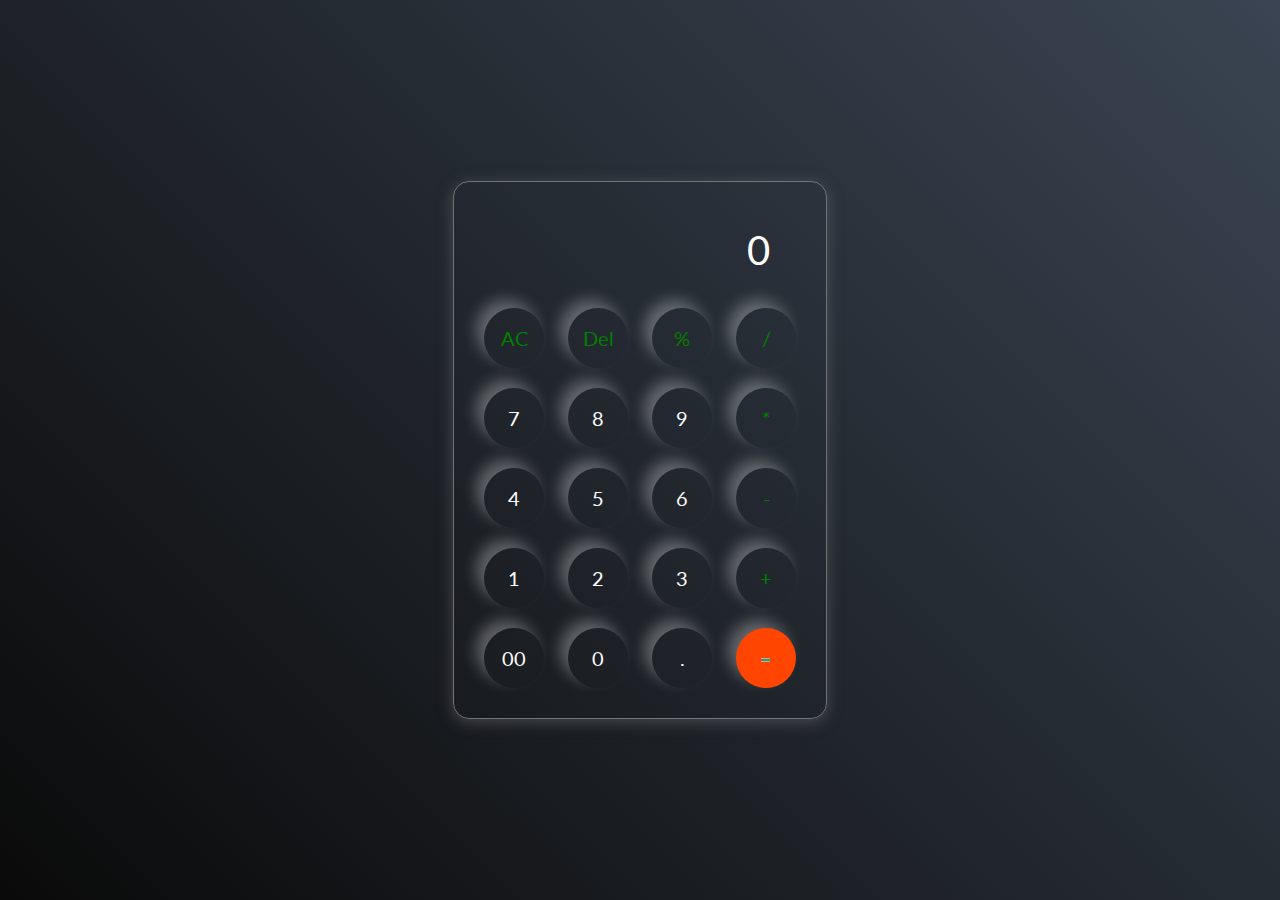
<file: CACULATOR/INDEX.HTML>
<!DOCTYPE html>
<html lang="en">
<head>
    <meta charset="UTF-8">
    <meta name="viewport" content="width=device-width, initial-scale=1.0">
    <link rel="stylesheet" href="style.css">

    <title>Cacluator</title>
</head>
<body>
    <div class ="caluator">
        <input type ="text" placeholder="0" id="inputBox">
        <div >
            
            <button class="operator" > AC</button>
            <button class="operator"> Del</button>
            <button class="operator"> %</button>
            <button class="operator"> /</button>
        </div>
        <div >
            
            <button> 7</button>
            <button> 8</button>
            <button> 9</button>
            <button class="operator"> *</button>
        </div>
        <div >
            
            <button> 4</button>
            <button> 5
            </button>
            <button> 6</button>
            <button class="operator"> -</button>
        </div>
        <div >
            
            <button> 1</button>
            <button> 2</button>
            <button> 3</button>
            <button class="operator"> +</button>
        </div>
        <div >
            
            <button> 00</button>
            <button> 0</button>
            <button > .</button>
            <button class="euualBtn"> =</button>
        </div>
    </div>
    <script src="script.js"></script>
</body>

</html>
</file>
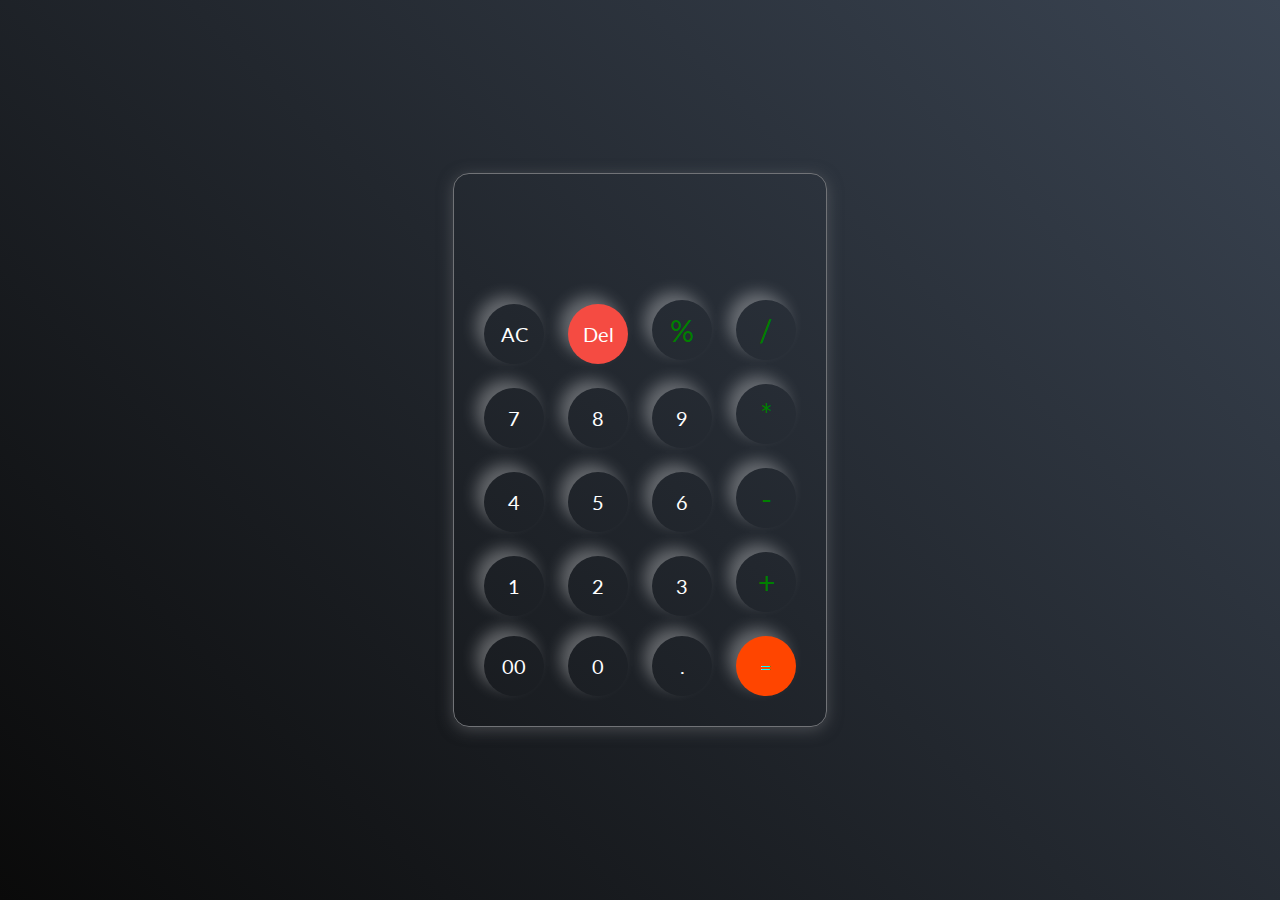
<file: CACULATOR/new cal/index.html>
<!DOCTYPE html>
<html lang="en">
<head>
  <meta charset="UTF-8">
  <meta name="viewport" content="width=device-width, initial-scale=1.0">
  <title>Calculator</title>
  <link rel="stylesheet" href="styles.css">
</head>
<body>
  <div class="calculator">
    <input type="text" id="inputBox" readonly>
    <div class="buttons">
      <div>
      <button onclick="clearInput()">AC</button>
      <button class = "deletBtm" onclick="deleteCharacter()">Del</button>
      <button class="operator" onclick="appendToInput('%')">%</button>
      <button class="operator" onclick="appendToInput('/')">/</button>
      </div>
      <div>
      <button onclick="appendToInput('7')">7</button>
      <button onclick="appendToInput('8')">8</button>
      <button onclick="appendToInput('9')">9</button>
      <button class="operator" onclick="appendToInput('*')">*</button>
    </div>
      <div>
      <button onclick="appendToInput('4')">4</button>
      <button onclick="appendToInput('5')">5</button>
      <button onclick="appendToInput('6')">6</button>
      <button class="operator"onclick="appendToInput('-')">-</button>
    </div>
      <div>
      <button onclick="appendToInput('1')">1</button>
      <button onclick="appendToInput('2')">2</button>
      <button onclick="appendToInput('3')">3</button>
      <button class="operator" onclick="appendToInput('+')">+</button>
      </div>
      <button onclick="appendToInput('00')">00</button>
      <button onclick="appendToInput('0')">0</button>
      <button onclick="appendToInput('.')">.</button>
      <button class= "euualBtn"onclick="calculate()">=</button>
      
    </div>
  </div>
  <script src="script.js"></script>
</body>
</html>
</file>
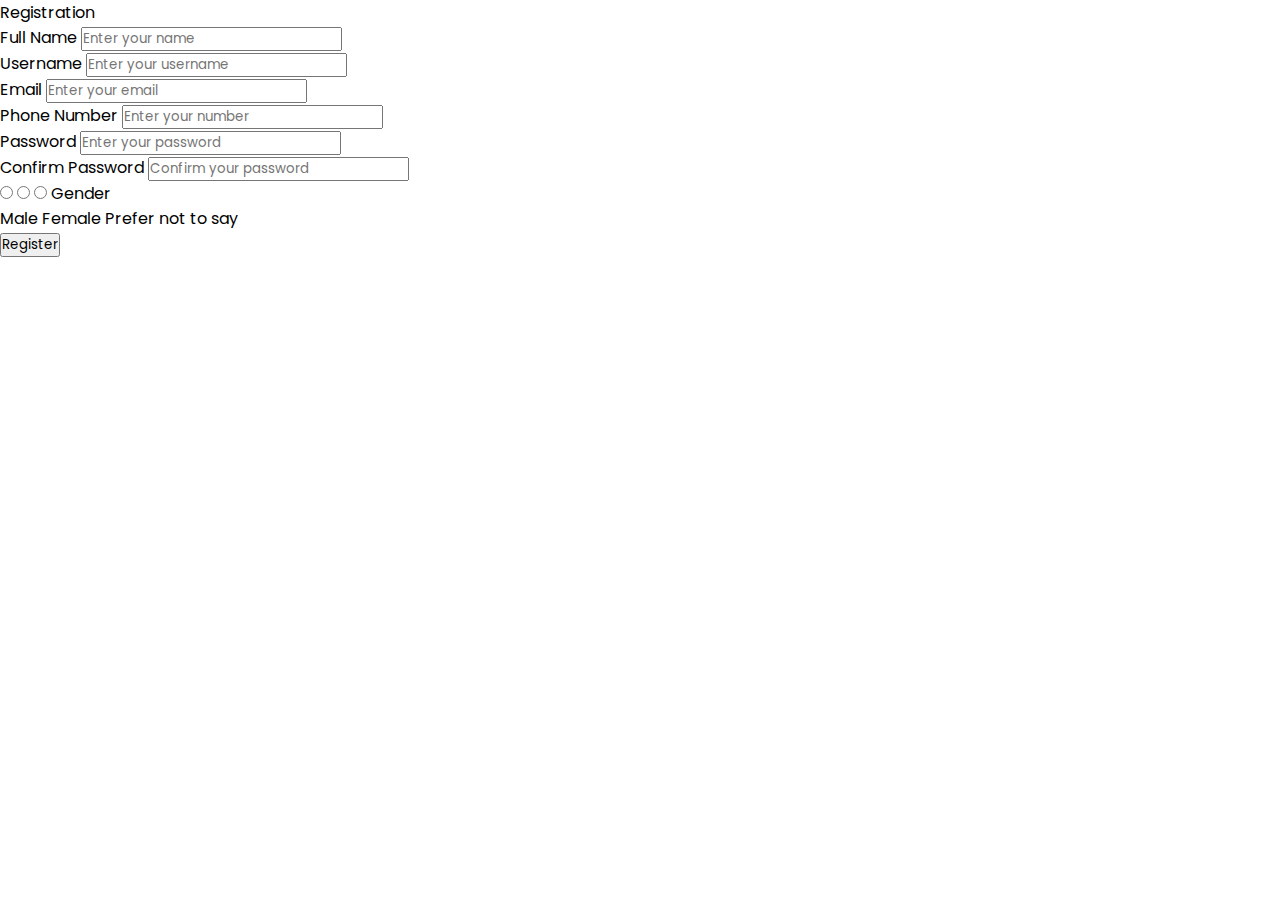
<file: Calender/form/index.html>
<!DOCTYPE html>
<!-- Created By CodingLab - www.codinglabweb.com -->
<html lang="en" dir="ltr">
  <head>
    <meta charset="UTF-8">
    <title> Responsive Registration Form | CodingLab </title>
    <link rel="stylesheet" href="style.css">
     <meta name="viewport" content="width=device-width, initial-scale=1.0">
   </head>
<body>
  <div class="container">
    <div class="title">Registration</div>
    <div class="content">
      <form action="#">
        <div class="user-details">
          <div class="input-box">
            <span class="details">Full Name</span>
            <input type="text" placeholder="Enter your name" required>
          </div>
          <div class="input-box">
            <span class="details">Username</span>
            <input type="text" placeholder="Enter your username" required>
          </div>
          <div class="input-box">
            <span class="details">Email</span>
            <input type="text" placeholder="Enter your email" required>
          </div>
          <div class="input-box">
            <span class="details">Phone Number</span>
            <input type="text" placeholder="Enter your number" required>
          </div>
          <div class="input-box">
            <span class="details">Password</span>
            <input type="text" placeholder="Enter your password" required>
          </div>
          <div class="input-box">
            <span class="details">Confirm Password</span>
            <input type="text" placeholder="Confirm your password" required>
          </div>
        </div>
        <div class="gender-details">
          <input type="radio" name="gender" id="dot-1">
          <input type="radio" name="gender" id="dot-2">
          <input type="radio" name="gender" id="dot-3">
          <span class="gender-title">Gender</span>
          <div class="category">
            <label for="dot-1">
            <span class="dot one"></span>
            <span class="gender">Male</span>
          </label>
          <label for="dot-2">
            <span class="dot two"></span>
            <span class="gender">Female</span>
          </label>
          <label for="dot-3">
            <span class="dot three"></span>
            <span class="gender">Prefer not to say</span>
            </label>
          </div>
        </div>
        <div class="button">
          <input type="submit" value="Register">
        </div>
      </form>
    </div>
  </div>

</body>
</html>
</file>
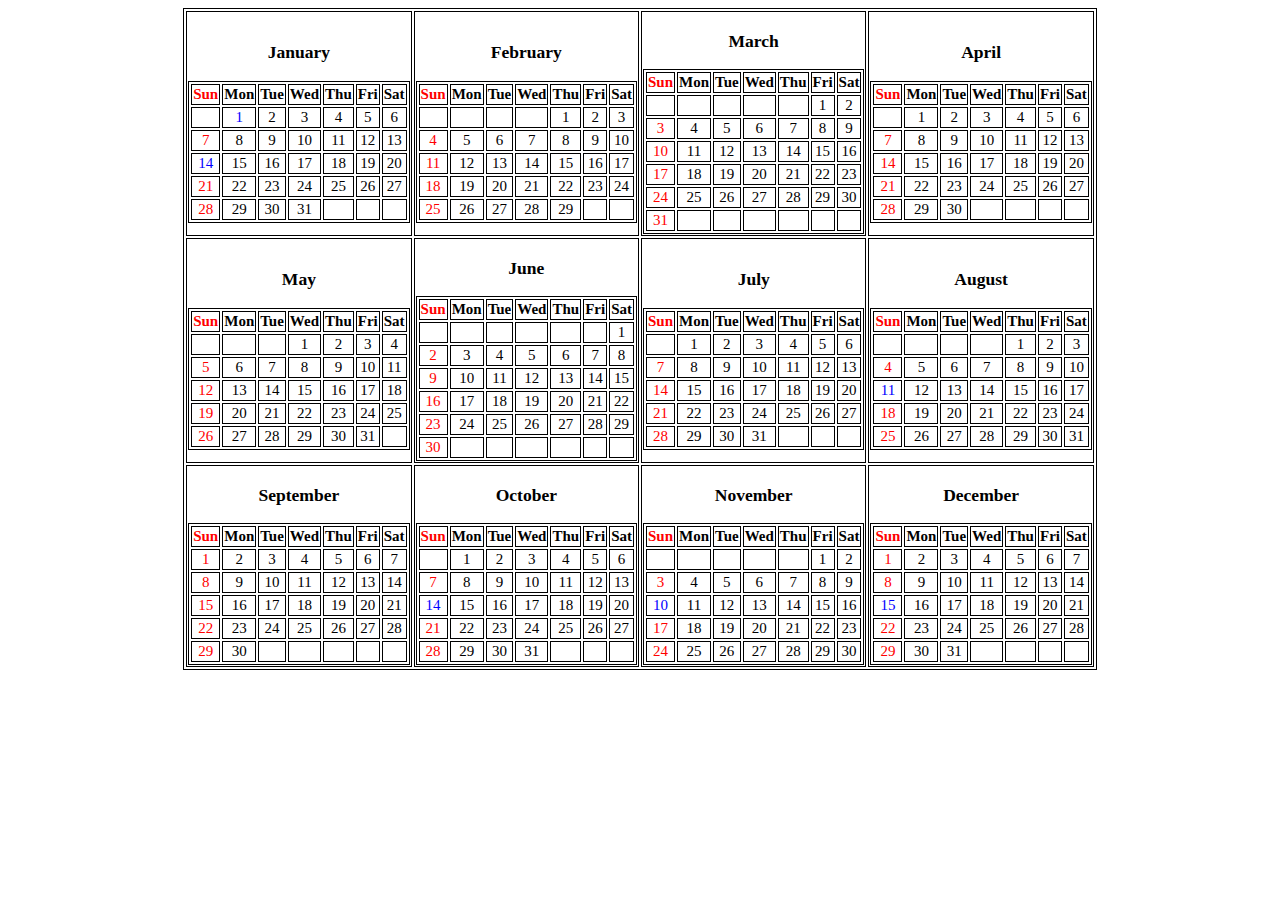
<file: calender.html>
<!DOCTYPE html>
<html>
<title>
    calender 2024
</title>
<style>
    table,
    th,
    td {
        border: 1px solid black;
        font-size: 15px;
        text-align: center;
    }

    .red {
        color: red;
    }

    .blue {
        color: blue;
    }

    H3 {
        text-align: center;

    }
</style>

<body> 
    <center>
    <table>
        <tr>
            <td>

                <table>
                    <H3>January</H3>
                    <tr>
                        <th class="red">Sun</th>
                        <th>Mon</th>
                        <th>Tue</th>
                        <th>Wed</th>
                        <th>Thu</th>
                        <th>Fri</th>
                        <th>Sat</th>
                    </tr>
                    <tr>
                        <td> </td>
                        <td class="blue"> 1 </td>
                        <td> 2 </td>
                        <td> 3 </td>
                        <td> 4 </td>
                        <td> 5 </td>
                        <td> 6 </td>
                    </tr>
                    <tr>
                        <td class="red"> 7 </td>
                        <td> 8 </td>
                        <td> 9 </td>
                        <td> 10 </td>
                        <td> 11 </td>
                        <td> 12 </td>
                        <td> 13 </td>
                    </tr>
                    <tr>
                        <td class="blue"> 14 </td>
                        <td> 15 </td>
                        <td> 16 </td>
                        <td> 17 </td>
                        <td> 18 </td>
                        <td> 19 </td>
                        <td> 20 </td>
                    </tr>
                    <tr>
                        <td class="red"> 21 </td>
                        <td> 22 </td>
                        <td> 23 </td>
                        <td> 24 </td>
                        <td> 25 </td>
                        <td> 26 </td>
                        <td> 27 </td>
                    </tr>
                    <tr>
                        <td claSS="red"> 28 </td>
                        <td> 29 </td>
                        <td> 30 </td>
                        <td> 31 </td>
                        <td></td>
                        <td></td>
                        <td></td>
                    </tr>

                </table>

            </td>
            <td>
                <table>
                    <H3>February</H3>
                    <tr>
                        <th class=" red">Sun</th>
                        <th>Mon</th>
                        <th>Tue</th>
                        <th>Wed</th>
                        <th>Thu</th>
                        <th>Fri</th>
                        <th>Sat</th>
                    </tr>
                    <tr>
                        <td> </td>
                        <td> </td>
                        <td>  </td>
                        <td>  </td>
                        <td> 1 </td>
                        <td> 2 </td>
                        <td> 3 </td>
                    </tr>
                    <tr>
                        <td class="red"> 4 </td>
                        <td> 5 </td>
                        <td> 6 </td>
                        <td> 7 </td>
                        <td> 8 </td>
                        <td> 9 </td>
                        <td> 10 </td>
                    </tr>
                    <tr>
                        <td class="red"> 11 </td>
                        <td> 12 </td>
                        <td> 13 </td>
                        <td> 14 </td>
                        <td> 15 </td>
                        <td> 16 </td>
                        <td> 17 </td>
                    </tr>
                    <tr>
                        <td class="red"> 18 </td>
                        <td> 19 </td>
                        <td> 20 </td>
                        <td> 21 </td>
                        <td> 22 </td>
                        <td> 23 </td>
                        <td> 24 </td>
                    </tr>
                    <tr>
                        <td class="red" > 25 </td>
                        <td> 26 </td>
                        <td> 27 </td>
                        <td> 28 </td>
                        <td> 29 </td>
                        <td></td>
                        <td></td>
                    </tr>

                </table>
            </td>
            <td>
                <table>
                    <H3>March</H3>
                    <tr>
                        <th class="red" >Sun</th>
                        <th>Mon</th>
                        <th>Tue</th>
                        <th>Wed</th>
                        <th>Thu</th>
                        <th>Fri</th>
                        <th>Sat</th>
                    </tr>
                    <tr>
                        <td> </td>
                        <td >  </td>
                        <td>  </td>
                        <td>  </td>
                        <td>  </td>
                        <td> 1 </td>
                        <td> 2 </td>
                    </tr>
                    <tr>
                        <td class="red"> 3 </td>
                        <td> 4 </td>
                        <td> 5 </td>
                        <td> 6 </td>
                        <td> 7 </td>
                        <td> 8 </td>
                        <td> 9 </td>
                    </tr>
                    <tr>
                        <td class="red" > 10 </td>
                        <td> 11 </td>
                        <td> 12 </td>
                        <td> 13 </td>
                        <td> 14 </td>
                        <td> 15 </td>
                        <td> 16 </td>
                    </tr>
                    <tr>
                        <td class="red"> 17 </td>
                        <td> 18 </td>
                        <td> 19 </td>
                        <td> 20 </td>
                        <td> 21 </td>
                        <td> 22 </td>
                        <td> 23 </td>
                    </tr>
                    <tr>
                        <td class="red"> 24 </td>
                        <td> 25 </td>
                        <td> 26 </td>
                        <td> 27 </td>
                        <td>28</td>
                        <td> 29 </td>
                        <td> 30 </td>
                    </tr>
                    <tr>
                        <td class="red"> 31 </td>
                        <td>  </td>
                        <td>  </td>
                        <td>  </td>
                        <td></td>
                        <td>  </td>
                        <td> </td>
                    </tr>

                </table>
            </td>
            <td>

                <table>
                    <H3>April</H3>
                    <tr>
                        <th class="red">Sun</th>
                        <th>Mon</th>
                        <th>Tue</th>
                        <th>Wed</th>
                        <th>Thu</th>
                        <th>Fri</th>
                        <th>Sat</th>
                    </tr>
                    <tr>
                        <td class="red" > </td>
                        <td> 1 </td>
                        <td> 2 </td>
                        <td> 3 </td>
                        <td> 4 </td>
                        <td> 5 </td>
                        <td> 6 </td>
                    </tr>
                    <tr>
                        <td class="red"> 7 </td>
                        <td> 8 </td>
                        <td> 9 </td>
                        <td> 10 </td>
                        <td> 11 </td>
                        <td> 12 </td>
                        <td> 13 </td>
                    </tr>
                    <tr>
                        <td class="red"> 14 </td>
                        <td> 15 </td>
                        <td> 16 </td>
                        <td> 17 </td>
                        <td> 18 </td>
                        <td> 19 </td>
                        <td> 20 </td>
                    </tr>
                    <tr>
                        <td class="red"> 21 </td>
                        <td> 22 </td>
                        <td> 23 </td>
                        <td> 24 </td>
                        <td> 25 </td>
                        <td> 26 </td>
                        <td> 27 </td>
                    </tr>
                    <tr>
                        <td class="red"> 28 </td>
                        <td> 29 </td>
                        <td> 30 </td>
                        <td>  </td>
                        <td></td>
                        <td></td>
                        <td></td>
                    </tr>

                </table>

            </td>
        </tr>
        <tr>
            <td>

                <table>
                    <H3>May</H3>
                    <tr>
                        <th class="red">Sun</th>
                        <th>Mon</th>
                        <th>Tue</th>
                        <th>Wed</th>
                        <th>Thu</th>
                        <th>Fri</th>
                        <th>Sat</th>
                    </tr>
                    <tr>
                        <td class="red"> </td>
                        <td>  </td>
                        <td>  </td>
                        <td> 1 </td>
                        <td> 2 </td>
                        <td> 3 </td>
                        <td> 4 </td>
                    </tr>
                    <tr>
                        <td class="red"> 5 </td>
                        <td> 6 </td>
                        <td> 7 </td>
                        <td> 8 </td>
                        <td> 9 </td>
                        <td> 10 </td>
                        <td> 11 </td>
                    </tr>
                    <tr>
                        <td class="red"> 12 </td>
                        <td> 13 </td>
                        <td> 14</td>
                        <td> 15 </td>
                        <td> 16 </td>
                        <td> 17 </td>
                        <td> 18 </td>
                    </tr>
                    <tr>
                        <td class="red"> 19 </td>
                        <td> 20 </td>
                        <td> 21 </td>
                        <td> 22 </td>
                        <td> 23 </td>
                        <td> 24 </td>
                        <td> 25 </td>
                    </tr>
                    <tr>
                        <td  class="red"> 26 </td>
                        <td> 27 </td>
                        <td> 28 </td>
                        <td> 29 </td>
                        <td> 30 </td>
                        <td> 31 </td>
                        <td></td>
                    </tr>

                </table>

            </td>
            <td>
                <table>
                    <H3>June</H3>
                    <tr>
                        <th class="red">Sun</th>
                        <th>Mon</th>
                        <th>Tue</th>
                        <th>Wed</th>
                        <th>Thu</th>
                        <th>Fri</th>
                        <th>Sat</th>
                    </tr>
                    <tr>
                        <td class="red"> </td>
                        <td>  </td>
                        <td>  </td>
                        <td>  </td>
                        <td>  </td>
                        <td>  </td>
                        <td> 1 </td>
                    </tr>
                    <tr>
                        <td class="red"> 2 </td>
                        <td> 3 </td>
                        <td> 4 </td>
                        <td> 5</td>
                        <td> 6 </td>
                        <td> 7 </td>
                        <td> 8 </td>
                    </tr>
                    <tr>
                        <td class="red" > 9 </td>
                        <td> 10 </td>
                        <td> 11 </td>
                        <td> 12 </td>
                        <td> 13 </td>
                        <td> 14 </td>
                        <td> 15 </td>
                    </tr>
                    <tr>
                        <td  class="red"> 16 </td>
                        <td> 17 </td>
                        <td> 18 </td>
                        <td> 19 </td>
                        <td> 20 </td>
                        <td> 21 </td>
                        <td> 22 </td>
                    </tr>
                    <tr>
                        <td class="red"> 23 </td>
                        <td> 24 </td>
                        <td> 25 </td>
                        <td> 26 </td>
                        <td> 27 </td>
                        <td> 28 </td>
                        <td> 29</td>
                    </tr>
                    <tr>
                        <td class="red"> 30 </td>
                        <td>  </td>
                        <td> </td>
                        <td>  </td>
                        <td>  </td>
                        <td>  </td>
                        <td> </td>
                    </tr>

                </table>
            </td>
            <td>
                <table>
                    <H3>July</H3>
                    <tr>
                        <th class="red">Sun</th>
                        <th>Mon</th>
                        <th>Tue</th>
                        <th>Wed</th>
                        <th>Thu</th>
                        <th>Fri</th>
                        <th>Sat</th>
                    </tr>
                    <tr>
                        <td class="red"> </td>
                        <td> 1 </td>
                        <td> 2 </td>
                        <td> 3 </td>
                        <td> 4 </td>
                        <td> 5 </td>
                        <td> 6 </td>
                    </tr>
                    <tr>
                        <td class="red"> 7 </td>
                        <td> 8 </td>
                        <td> 9 </td>
                        <td> 10 </td>
                        <td> 11 </td>
                        <td> 12 </td>
                        <td> 13 </td>
                    </tr>
                    <tr>
                        <td class="red"> 14 </td>
                        <td> 15 </td>
                        <td> 16 </td>
                        <td> 17 </td>
                        <td> 18 </td>
                        <td> 19 </td>
                        <td> 20 </td>
                    </tr>
                    <tr>
                        <td class="red"> 21 </td>
                        <td> 22 </td>
                        <td> 23 </td>
                        <td> 24 </td>
                        <td> 25 </td>
                        <td> 26 </td>
                        <td> 27 </td>
                    </tr>
                    <tr>
                        <td class="red"> 28 </td>
                        <td> 29 </td>
                        <td> 30 </td>
                        <td> 31 </td>
                        <td></td>
                        <td></td>
                        <td></td>
                    </tr>

                </table>
            </td>
            <td>

                <table>
                    <H3>August</H3>
                    <tr>
                        <th class="red">Sun</th>
                        <th>Mon</th>
                        <th>Tue</th>
                        <th>Wed</th>
                        <th>Thu</th>
                        <th>Fri</th>
                        <th>Sat</th>
                    </tr>
                    <tr>
                        <td class="red"> </td>
                        <td >  </td>
                        <td>  </td>
                        <td>  </td>
                        <td> 1 </td>
                        <td> 2 </td>
                        <td> 3 </td>
                    </tr>
                    <tr>
                        <td class="red"> 4 </td>
                        <td> 5 </td>
                        <td> 6 </td>
                        <td> 7 </td>
                        <td> 8 </td>
                        <td> 9 </td>
                        <td> 10 </td>
                    </tr>
                    <tr>
                        <td class="blue"> 11 </td>
                        <td> 12 </td>
                        <td> 13 </td>
                        <td> 14 </td>
                        <td> 15 </td>
                        <td> 16 </td>
                        <td> 17 </td>
                    </tr>
                    <tr>
                        <td class="red"> 18 </td>
                        <td> 19 </td>
                        <td> 20 </td>
                        <td> 21 </td>
                        <td> 22 </td>
                        <td> 23 </td>
                        <td> 24 </td>
                    </tr>
                    <tr>
                        <td claSS="red"> 25 </td>
                        <td> 26 </td>
                        <td> 27 </td>
                        <td> 28 </td>
                        <td> 29 </td>
                        <td>30</td>
                        <td>31</td>
                    </tr>

                </table>

            </td>
        </tr>
        <tr>
            <td>

                <table>
                    <H3>September</H3>
                    <tr>
                        <th class="red">Sun</th>
                        <th>Mon</th>
                        <th>Tue</th>
                        <th>Wed</th>
                        <th>Thu</th>
                        <th>Fri</th>
                        <th>Sat</th>
                    </tr>
                    <tr>
                        <td class="red"> 1 </td>
                        <td> 2 </td>
                        <td> 3 </td>
                        <td> 4 </td>
                        <td> 5 </td>
                        <td> 6 </td>
                        <td> 7 </td>
                    </tr>
                    <tr>
                        <td class="red"> 8 </td>
                        <td> 9 </td>
                        <td> 10 </td>
                        <td> 11 </td>
                        <td> 12 </td>
                        <td> 13 </td>
                        <td> 14 </td>
                    </tr>
                    <tr>
                        <td class="red"> 15 </td>
                        <td> 16 </td>
                        <td> 17 </td>
                        <td> 18 </td>
                        <td> 19 </td>
                        <td> 20 </td>
                        <td> 21 </td>
                    </tr>
                    <tr>
                        <td class="red"> 22 </td>
                        <td> 23 </td>
                        <td> 24 </td>
                        <td> 25 </td>
                        <td> 26 </td>
                        <td> 27 </td>
                        <td> 28 </td>
                    </tr>
                    <tr>
                        <td claSS="red"> 29 </td>
                        <td> 30 </td>
                        <td> </td>
                        <td>  </td>
                        <td></td>
                        <td></td>
                        <td></td>
                    </tr>

                </table>

            </td>
            <td>
                <table>
                    <H3> October</H3>
                    <tr>
                        <th class="red" >Sun</th>
                        <th>Mon</th>
                        <th>Tue</th>
                        <th>Wed</th>
                        <th>Thu</th>
                        <th>Fri</th>
                        <th>Sat</th>
                    </tr>
                    <tr>
                        <td> </td>
                        <td> 1 </td>
                        <td> 2 </td>
                        <td> 3 </td>
                        <td> 4 </td>
                        <td> 5 </td>
                        <td> 6 </td>
                    </tr>
                    <tr>
                        <td class="red"> 7 </td>
                        <td> 8 </td>
                        <td> 9 </td>
                        <td> 10 </td>
                        <td> 11 </td>
                        <td> 12 </td>
                        <td> 13 </td>
                    </tr>
                    <tr>
                        <td class="blue"> 14 </td>
                        <td> 15 </td>
                        <td> 16 </td>
                        <td> 17 </td>
                        <td> 18 </td>
                        <td> 19 </td>
                        <td> 20 </td>
                    </tr>
                    <tr>
                        <td class="red"> 21 </td>
                        <td> 22 </td>
                        <td> 23 </td>
                        <td> 24 </td>
                        <td> 25 </td>
                        <td> 26 </td>
                        <td> 27 </td>
                    </tr>
                    <tr>
                        <td claSS="red"> 28 </td>
                        <td> 29 </td>
                        <td> 30 </td>
                        <td> 31 </td>
                        <td></td>
                        <td></td>
                        <td></td>
                    </tr>

                </table>
            </td>
            <td>
                <table>
                    <H3>November</H3>
                    <tr>
                        <th class="red" >Sun</th>
                        <th>Mon</th>
                        <th>Tue</th>
                        <th>Wed</th>
                        <th>Thu</th>
                        <th>Fri</th>
                        <th>Sat</th>
                    </tr>
                    <tr>
                        <td class="red" > </td>
                        <td>  </td>
                        <td>  </td>
                        <td>  </td>
                        <td>  </td>
                        <td> 1 </td>
                        <td> 2 </td>
                    </tr>
                    <tr>
                        <td class="red"> 3 </td>
                        <td> 4 </td>
                        <td> 5 </td>
                        <td> 6 </td>
                        <td> 7 </td>
                        <td> 8 </td>
                        <td> 9 </td>
                    </tr>
                    <tr>
                        <td class="blue"> 10 </td>
                        <td> 11 </td>
                        <td> 12 </td>
                        <td> 13 </td>
                        <td> 14</td>
                        <td> 15 </td>
                        <td> 16 </td>
                    </tr>
                    <tr>
                        <td class="red"> 17 </td>
                        <td> 18 </td>
                        <td> 19 </td>
                        <td> 20 </td>
                        <td> 21 </td>
                        <td> 22 </td>
                        <td> 23 </td>
                    </tr>
                    <tr>
                        <td claSS="red"> 24 </td>
                        <td> 25 </td>
                        <td> 26 </td>
                        <td> 27 </td>
                        <td>28</td>
                        <td>29</td>
                        <td>30</td>
                    </tr>

                </table>
            </td>
            <td>

                <table>
                    <H3>December</H3>
                    <tr>
                        <th class="red" >Sun</th>
                        <th>Mon</th>
                        <th>Tue</th>
                        <th>Wed</th>
                        <th>Thu</th>
                        <th>Fri</th>
                        <th>Sat</th>
                    </tr>
                    <tr>
                        <td class="red" > 1 </td>
                        <td> 2 </td>
                        <td> 3 </td>
                        <td> 4 </td>
                        <td> 5 </td>
                        <td> 6 </td>
                        <td> 7 </td>
                    </tr>
                    <tr>
                        <td class="red"> 8 </td>
                        <td> 9 </td>
                        <td> 10 </td>
                        <td> 11 </td>
                        <td> 12 </td>
                        <td> 13 </td>
                        <td> 14 </td>
                    </tr>
                    <tr>
                        <td class="blue"> 15 </td>
                        <td> 16 </td>
                        <td> 17 </td>
                        <td> 18 </td>
                        <td> 19 </td>
                        <td> 20 </td>
                        <td> 21 </td>
                    </tr>
                    <tr>
                        <td class="red"> 22 </td>
                        <td> 23 </td>
                        <td> 24 </td>
                        <td> 25 </td>
                        <td> 26 </td>
                        <td> 27 </td>
                        <td> 28 </td>
                    </tr>
                    <tr>
                        <td claSS="red"> 29 </td>
                        <td> 30 </td>
                        <td> 31</td>
                        <td>  </td>
                        <td></td>
                        <td></td>
                        <td></td>
                    </tr>

                </table>


            </td>
        </tr>
    </table>
    </center>

</body>

</html>
</file>
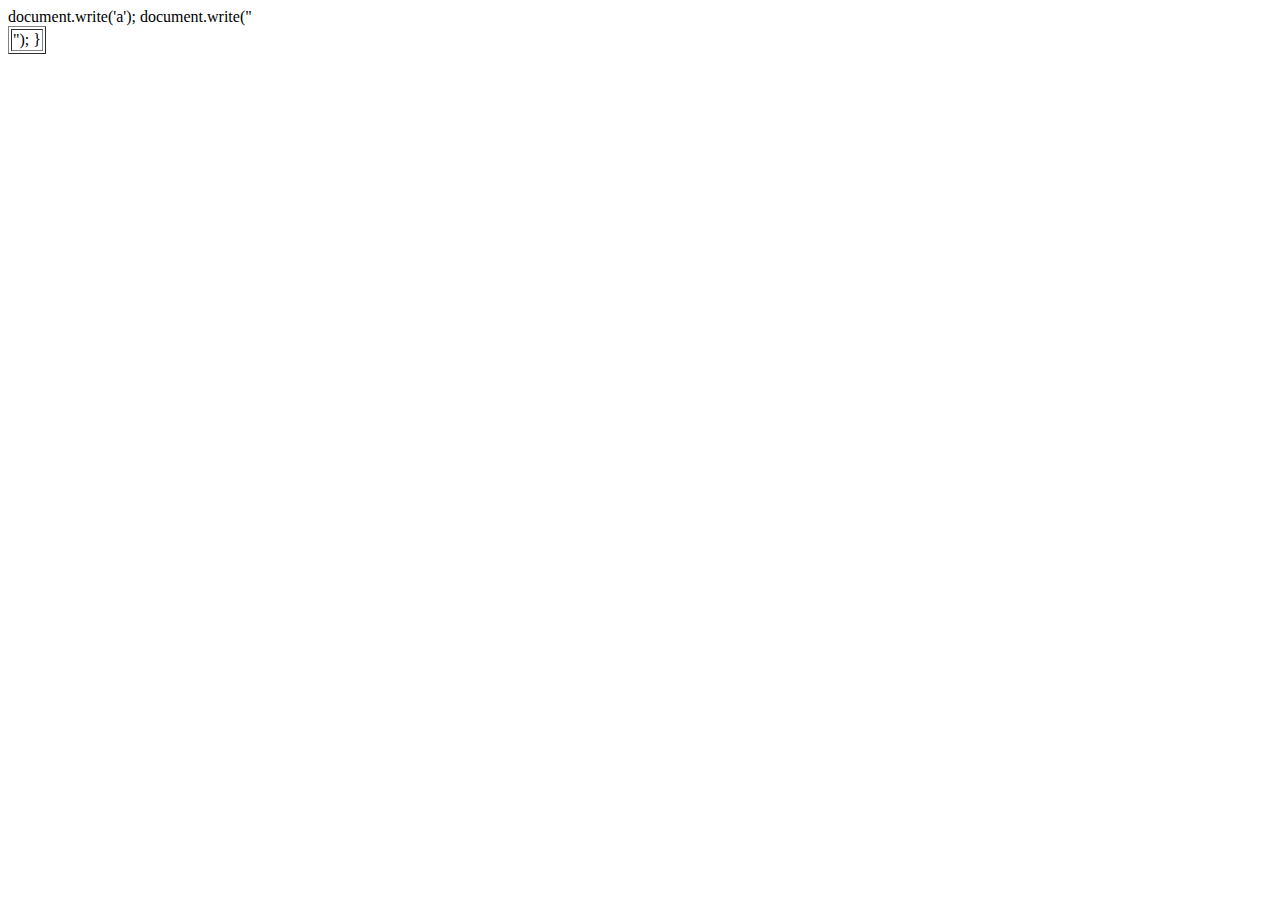
<file: Calender/1.html>
<!DOCTYPE html>
<html lang="en">
<head>
    <meta charset="UTF-8">
    <meta name="viewport" content="width=device-width, initial-scale=1.0">
    <title>Document</title>
    <table border="1" cellpadding="1">
   
        
        document.write('a');
        document.write("<td>");
        
        }
    </script>
    </table>
</head>
<body>
    
</body>
</html>
</file>
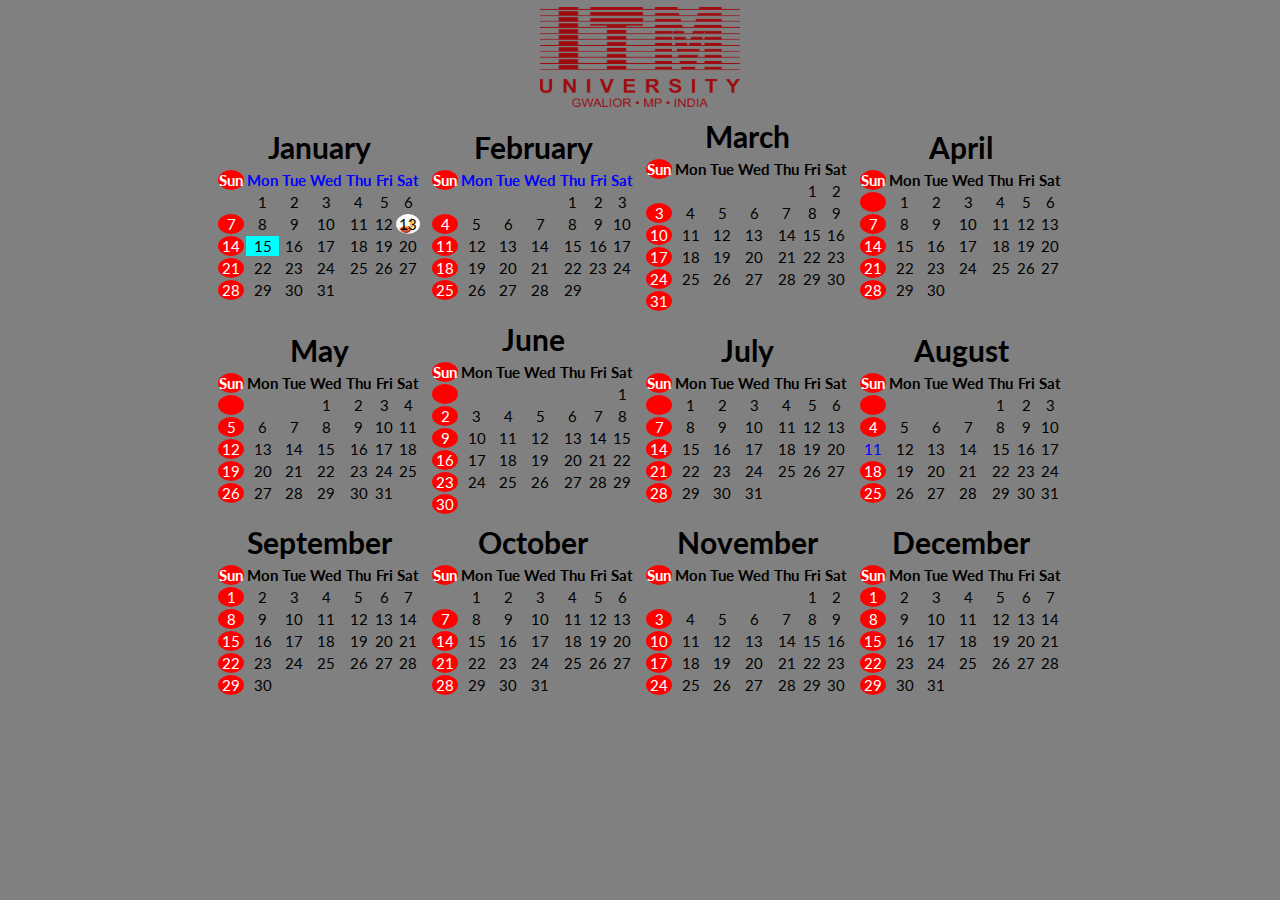
<file: Calender/index.html.html>
<!DOCTYPE html>
<html>
    <head>
<title>
    calender 2024
</title>



<link rel="stylesheet" href="style.css"
</head>

<body background=""> 
    <center>
        <IMAGE class="image" SRC="itm-university-logo-1.png"></IMAGE>
    <table>
        <tr>
            <td>

                <table> 
                    
                    
                    <h3>January</h3>
                    <tr CLASS="blue">
                        <th class="red">Sun</th>
                        <th>Mon</th>
                        <th>Tue</th>
                        <th >Wed</th>
                        <th >Thu</th>
                        <th >Fri</th>
                        <th>Sat</th>
                    </tr>
                    <tr>
                        <td> </td>
                        <td> 1 </td>
                        <td> 2 </td>
                        <td> 3 </td>
                        <td> 4 </td>
                        <td> 5 </td>
                        <td> 6   </td>
                    </tr>
                    <tr>
                        <td class="red"> 7 </td>
                        <td> 8 </td>
                        <td> 9 </td>
                        <td> 10 </td>
                        <td> 11 </td>
                        <td> 12 </td>
                        <td class="day"> 13 </td>
                    </tr>
                    <tr>
                        <td  class="red"  > 14 </td>
                        <td class="ram"> 15 </td>
                        <td> 16 </td>
                        <td> 17 </td>
                        <td> 18 </td>
                        <td> 19 </td>
                        <td> 20 </td>
                    </tr>
                    <tr>
                        <td class="red"> 21 </td>
                        <td> 22 </td>
                        <td> 23 </td>
                        <td> 24 </td>
                        <td> 25 </td>
                        <td> 26 </td>
                        <td> 27 </td>
                    </tr>
                    <tr>
                        <td claSS="red"> 28 </td>
                        <td> 29 </td>
                        <td> 30 </td>
                        <td> 31 </td>
                        <td></td>
                        <td></td>
                        <td></td>
                    </tr>

                </table>

            </td>
            <td>
                <table>
                    <H3>February</H3>
                    <tr class="blue">
                        <th class="red">Sun</th>
                        <th>Mon</th>
                        <th>Tue</th>
                        <th>Wed</th>
                        <th>Thu</th>
                        <th>Fri</th>
                        <th>Sat</th>
                    </tr>
                    <tr>
                        <td> </td>
                        <td> </td>
                        <td>  </td>
                        <td>  </td>
                        <td> 1 </td>
                        <td> 2 </td>
                        <td> 3 </td>
                    </tr>
                    <tr>
                        <td class="red"> 4 </td>
                        <td> 5 </td>
                        <td> 6 </td>
                        <td> 7 </td>
                        <td> 8 </td>
                        <td> 9 </td>
                        <td> 10 </td>
                    </tr>
                    <tr>
                        <td class="red"> 11 </td>
                        <td> 12 </td>
                        <td> 13 </td>
                        <td> 14 </td>
                        <td> 15 </td>
                        <td> 16 </td>
                        <td> 17 </td>
                    </tr>
                    <tr>
                        <td class="red"> 18 </td>
                        <td> 19 </td>
                        <td> 20 </td>
                        <td> 21 </td>
                        <td> 22 </td>
                        <td> 23 </td>
                        <td> 24 </td>
                    </tr>
                    <tr>
                        <td class="red" > 25 </td>
                        <td> 26 </td>
                        <td> 27 </td>
                        <td> 28 </td>
                        <td> 29 </td>
                        <td></td>
                        <td></td>
                    </tr>

                </table>
            </td>
            <td>
                <table>
                    <H3>March</H3>
                    <tr>
                        <th class="red" >Sun</th>
                        <th>Mon</th>
                        <th>Tue</th>
                        <th>Wed</th>
                        <th>Thu</th>
                        <th>Fri</th>
                        <th>Sat</th>
                    </tr>
                    <tr>
                        <td> </td>
                        <td >  </td>
                        <td>  </td>
                        <td>  </td>
                        <td>  </td>
                        <td> 1 </td>
                        <td> 2 </td>
                    </tr>
                    <tr>
                        <td class="red"> 3 </td>
                        <td> 4 </td>
                        <td> 5 </td>
                        <td> 6 </td>
                        <td> 7 </td>
                        <td> 8 </td>
                        <td> 9 </td>
                    </tr>
                    <tr>
                        <td class="red" > 10 </td>
                        <td> 11 </td>
                        <td> 12 </td>
                        <td> 13 </td>
                        <td> 14 </td>
                        <td> 15 </td>
                        <td> 16 </td>
                    </tr>
                    <tr>
                        <td class="red"> 17 </td>
                        <td> 18 </td>
                        <td> 19 </td>
                        <td> 20 </td>
                        <td> 21 </td>
                        <td> 22 </td>
                        <td> 23 </td>
                    </tr>
                    <tr>
                        <td class="red"> 24 </td>
                        <td> 25 </td>
                        <td> 26 </td>
                        <td> 27 </td>
                        <td>28</td>
                        <td> 29 </td>
                        <td> 30 </td>
                    </tr>
                    <tr>
                        <td class="red"> 31 </td>
                        <td>  </td>
                        <td>  </td>
                        <td>  </td>
                        <td></td>
                        <td>  </td>
                        <td> </td>
                    </tr>

                </table>
            </td>
            <td>

                <table>
                    <H3>April</H3>
                    <tr>
                        <th class="red">Sun</th>
                        <th>Mon</th>
                        <th>Tue</th>
                        <th>Wed</th>
                        <th>Thu</th>
                        <th>Fri</th>
                        <th>Sat</th>
                    </tr>
                    <tr>
                        <td class="red" > </td>
                        <td> 1 </td>
                        <td> 2 </td>
                        <td> 3 </td>
                        <td> 4 </td>
                        <td> 5 </td>
                        <td> 6 </td>
                    </tr>
                    <tr>
                        <td class="red"> 7 </td>
                        <td> 8 </td>
                        <td> 9 </td>
                        <td> 10 </td>
                        <td> 11 </td>
                        <td> 12 </td>
                        <td> 13 </td>
                    </tr>
                    <tr>
                        <td class="red"> 14 </td>
                        <td> 15 </td>
                        <td> 16 </td>
                        <td> 17 </td>
                        <td> 18 </td>
                        <td> 19 </td>
                        <td> 20 </td>
                    </tr>
                    <tr>
                        <td class="red"> 21 </td>
                        <td> 22 </td>
                        <td> 23 </td>
                        <td> 24 </td>
                        <td> 25 </td>
                        <td> 26 </td>
                        <td> 27 </td>
                    </tr>
                    <tr>
                        <td class="red"> 28 </td>
                        <td> 29 </td>
                        <td> 30 </td>
                        <td>  </td>
                        <td></td>
                        <td></td>
                        <td></td>
                    </tr>

                </table>

            </td>
        </tr>
        <tr>
            <td>

                <table>
                    <H3>May</H3>
                    <tr>
                        <th class="red">Sun</th>
                        <th>Mon</th>
                        <th>Tue</th>
                        <th>Wed</th>
                        <th>Thu</th>
                        <th>Fri</th>
                        <th>Sat</th>
                    </tr>
                    <tr>
                        <td class="red"> </td>
                        <td>  </td>
                        <td>  </td>
                        <td> 1 </td>
                        <td> 2 </td>
                        <td> 3 </td>
                        <td> 4 </td>
                    </tr>
                    <tr>
                        <td class="red"> 5 </td>
                        <td> 6 </td>
                        <td> 7 </td>
                        <td> 8 </td>
                        <td> 9 </td>
                        <td> 10 </td>
                        <td> 11 </td>
                    </tr>
                    <tr>
                        <td class="red"> 12 </td>
                        <td> 13 </td>
                        <td> 14</td>
                        <td> 15 </td>
                        <td> 16 </td>
                        <td> 17 </td>
                        <td> 18 </td>
                    </tr>
                    <tr>
                        <td class="red"> 19 </td>
                        <td> 20 </td>
                        <td> 21 </td>
                        <td> 22 </td>
                        <td> 23 </td>
                        <td> 24 </td>
                        <td> 25 </td>
                    </tr>
                    <tr>
                        <td  class="red"> 26 </td>
                        <td> 27 </td>
                        <td> 28 </td>
                        <td> 29 </td>
                        <td> 30 </td>
                        <td> 31 </td>
                        <td></td>
                    </tr>

                </table>

            </td>
            <td>
                <table>
                    <H3>June</H3>
                    <tr>
                        <th class="red">Sun</th>
                        <th>Mon</th>
                        <th>Tue</th>
                        <th>Wed</th>
                        <th>Thu</th>
                        <th>Fri</th>
                        <th>Sat</th>
                    </tr>
                    <tr>
                        <td class="red"> </td>
                        <td>  </td>
                        <td>  </td>
                        <td>  </td>
                        <td>  </td>
                        <td>  </td>
                        <td> 1 </td>
                    </tr>
                    <tr>
                        <td class="red"> 2 </td>
                        <td> 3 </td>
                        <td> 4 </td>
                        <td> 5</td>
                        <td> 6 </td>
                        <td> 7 </td>
                        <td> 8 </td>
                    </tr>
                    <tr>
                        <td class="red" > 9 </td>
                        <td> 10 </td>
                        <td> 11 </td>
                        <td> 12 </td>
                        <td> 13 </td>
                        <td> 14 </td>
                        <td> 15 </td>
                    </tr>
                    <tr>
                        <td  class="red"> 16 </td>
                        <td> 17 </td>
                        <td> 18 </td>
                        <td> 19 </td>
                        <td> 20 </td>
                        <td> 21 </td>
                        <td> 22 </td>
                    </tr>
                    <tr>
                        <td class="red"> 23 </td>
                        <td> 24 </td>
                        <td> 25 </td>
                        <td> 26 </td>
                        <td> 27 </td>
                        <td> 28 </td>
                        <td> 29</td>
                    </tr>
                    <tr>
                        <td class="red"> 30 </td>
                        <td>  </td>
                        <td> </td>
                        <td>  </td>
                        <td>  </td>
                        <td>  </td>
                        <td> </td>
                    </tr>

                </table>
            </td>
            <td>
                <table>
                    <H3>July</H3>
                    <tr>
                        <th class="red">Sun</th>
                        <th>Mon</th>
                        <th>Tue</th>
                        <th>Wed</th>
                        <th>Thu</th>
                        <th>Fri</th>
                        <th>Sat</th>
                    </tr>
                    <tr>
                        <td class="red"> </td>
                        <td> 1 </td>
                        <td> 2 </td>
                        <td> 3 </td>
                        <td> 4 </td>
                        <td> 5 </td>
                        <td> 6 </td>
                    </tr>
                    <tr>
                        <td class="red"> 7 </td>
                        <td> 8 </td>
                        <td> 9 </td>
                        <td> 10 </td>
                        <td> 11 </td>
                        <td> 12 </td>
                        <td> 13 </td>
                    </tr>
                    <tr>
                        <td class="red"> 14 </td>
                        <td> 15 </td>
                        <td> 16 </td>
                        <td> 17 </td>
                        <td> 18 </td>
                        <td> 19 </td>
                        <td> 20 </td>
                    </tr>
                    <tr>
                        <td class="red"> 21 </td>
                        <td> 22 </td>
                        <td> 23 </td>
                        <td> 24 </td>
                        <td> 25 </td>
                        <td> 26 </td>
                        <td> 27 </td>
                    </tr>
                    <tr>
                        <td class="red"> 28 </td>
                        <td> 29 </td>
                        <td> 30 </td>
                        <td> 31 </td>
                        <td></td>
                        <td></td>
                        <td></td>
                    </tr>

                </table>
            </td>
            <td>

                <table>
                    <H3>August</H3>
                    <tr>
                        <th class="red">Sun</th>
                        <th>Mon</th>
                        <th>Tue</th>
                        <th>Wed</th>
                        <th>Thu</th>
                        <th>Fri</th>
                        <th>Sat</th>
                    </tr>
                    <tr>
                        <td class="red"> </td>
                        <td >  </td>
                        <td>  </td>
                        <td>  </td>
                        <td> 1 </td>
                        <td> 2 </td>
                        <td> 3 </td>
                    </tr>
                    <tr>
                        <td class="red"> 4 </td>
                        <td> 5 </td>
                        <td> 6 </td>
                        <td> 7 </td>
                        <td> 8 </td>
                        <td> 9 </td>
                        <td> 10 </td>
                    </tr>
                    <tr>
                        <td class="blue"> 11 </td>
                        <td> 12 </td>
                        <td> 13 </td>
                        <td> 14 </td>
                        <td> 15 </td>
                        <td> 16 </td>
                        <td> 17 </td>
                    </tr>
                    <tr>
                        <td class="red"> 18 </td>
                        <td> 19 </td>
                        <td> 20 </td>
                        <td> 21 </td>
                        <td> 22 </td>
                        <td> 23 </td>
                        <td> 24 </td>
                    </tr>
                    <tr>
                        <td claSS="red"> 25 </td>
                        <td> 26 </td>
                        <td> 27 </td>
                        <td> 28 </td>
                        <td> 29 </td>
                        <td>30</td>
                        <td>31</td>
                    </tr>

                </table>

            </td>
        </tr>
        <tr>
            <td>

                <table>
                    <H3>September</H3>
                    <tr>
                        <th class="red">Sun</th>
                        <th>Mon</th>
                        <th>Tue</th>
                        <th>Wed</th>
                        <th>Thu</th>
                        <th>Fri</th>
                        <th>Sat</th>
                    </tr>
                    <tr>
                        <td class="red"> 1 </td>
                        <td> 2 </td>
                        <td> 3 </td>
                        <td> 4 </td>
                        <td> 5 </td>
                        <td> 6 </td>
                        <td> 7 </td>
                    </tr>
                    <tr>
                        <td class="red"> 8 </td>
                        <td> 9 </td>
                        <td> 10 </td>
                        <td> 11 </td>
                        <td> 12 </td>
                        <td> 13 </td>
                        <td> 14 </td>
                    </tr>
                    <tr>
                        <td class="red"> 15 </td>
                        <td> 16 </td>
                        <td> 17 </td>
                        <td> 18 </td>
                        <td> 19 </td>
                        <td> 20 </td>
                        <td> 21 </td>
                    </tr>
                    <tr>
                        <td class="red"> 22 </td>
                        <td> 23 </td>
                        <td> 24 </td>
                        <td> 25 </td>
                        <td> 26 </td>
                        <td> 27 </td>
                        <td> 28 </td>
                    </tr>
                    <tr>
                        <td claSS="red"> 29 </td>
                        <td> 30 </td>
                        <td> </td>
                        <td>  </td>
                        <td></td>
                        <td></td>
                        <td></td>
                    </tr>

                </table>

            </td>
            <td>
                <table>
                    <H3> October</H3>
                    <tr>
                        <th class="red" >Sun</th>
                        <th>Mon</th>
                        <th>Tue</th>
                        <th>Wed</th>
                        <th>Thu</th>
                        <th>Fri</th>
                        <th>Sat</th>
                    </tr>
                    <tr>
                        <td> </td>
                        <td> 1 </td>
                        <td> 2 </td>
                        <td> 3 </td>
                        <td> 4 </td>
                        <td> 5 </td>
                        <td> 6 </td>
                    </tr>
                    <tr>
                        <td class="red"> 7 </td>
                        <td> 8 </td>
                        <td> 9 </td>
                        <td> 10 </td>
                        <td> 11 </td>
                        <td> 12 </td>
                        <td> 13 </td>
                    </tr>
                    <tr>
                        <td class="red"> 14 </td>
                        <td> 15 </td>
                        <td> 16 </td>
                        <td> 17 </td>
                        <td> 18 </td>
                        <td> 19 </td>
                        <td> 20 </td>
                    </tr>
                    <tr>
                        <td class="red"> 21 </td>
                        <td> 22 </td>
                        <td> 23 </td>
                        <td> 24 </td>
                        <td> 25 </td>
                        <td> 26 </td>
                        <td> 27 </td>
                    </tr>
                    <tr>
                        <td claSS="red"> 28 </td>
                        <td> 29 </td>
                        <td> 30 </td>
                        <td> 31 </td>
                        <td></td>
                        <td></td>
                        <td></td>
                    </tr>

                </table>
            </td>
            <td>
                <table>
                    <H3>November</H3>
                    <tr>
                        <th class="red" >Sun</th>
                        <th>Mon</th>
                        <th>Tue</th>
                        <th>Wed</th>
                        <th>Thu</th>
                        <th>Fri</th>
                        <th>Sat</th>
                    </tr>
                    <tr>
                        <td  > </td>
                        <td>  </td>
                        <td>  </td>
                        <td>  </td>
                        <td>  </td>
                        <td> 1 </td>
                        <td> 2 </td>
                    </tr>
                    <tr>
                        <td class="red"> 3 </td>
                        <td> 4 </td>
                        <td> 5 </td>
                        <td> 6 </td>
                        <td> 7 </td>
                        <td> 8 </td>
                        <td> 9 </td>
                    </tr>
                    <tr>
                        <td class="red"> 10 </td>
                        <td> 11 </td>
                        <td> 12 </td>
                        <td> 13 </td>
                        <td> 14</td>
                        <td> 15 </td>
                        <td> 16 </td>
                    </tr>
                    <tr>
                        <td class="red"> 17 </td>
                        <td> 18 </td>
                        <td> 19 </td>
                        <td> 20 </td>
                        <td> 21 </td>
                        <td> 22 </td>
                        <td> 23 </td>
                    </tr>
                    <tr>
                        <td claSS="red"> 24 </td>
                        <td> 25 </td>
                        <td> 26 </td>
                        <td> 27 </td>
                        <td>28</td>
                        <td>29</td>
                        <td>30</td>
                    </tr>

                </table>
            </td>
            <td>

                <table>
                    <H3>December</H3>
                    <tr>
                        <th class="red" >Sun</th>
                        <th>Mon</th>
                        <th>Tue</th>
                        <th>Wed</th>
                        <th>Thu</th>
                        <th>Fri</th>
                        <th>Sat</th>
                    </tr>
                    <tr>
                        <td class="red" > 1 </td>
                        <td> 2 </td>
                        <td> 3 </td>
                        <td> 4 </td>
                        <td> 5 </td>
                        <td> 6 </td>
                        <td> 7 </td>
                    </tr>
                    <tr>
                        <td class="red"> 8 </td>
                        <td> 9 </td>
                        <td> 10 </td>
                        <td> 11 </td>
                        <td> 12 </td>
                        <td> 13 </td>
                        <td> 14 </td>
                    </tr>
                    <tr>
                        <td class="red"> 15 </td>
                        <td> 16 </td>
                        <td> 17 </td>
                        <td> 18 </td>
                        <td> 19 </td>
                        <td> 20 </td>
                        <td> 21 </td>
                    </tr>
                    <tr>
                        <td class="red"> 22 </td>
                        <td> 23 </td>
                        <td> 24 </td>
                        <td> 25 </td>
                        <td> 26 </td>
                        <td> 27 </td>
                        <td> 28 </td>
                    </tr>
                    <tr>
                        <td claSS="red"> 29 </td>
                        <td> 30 </td>
                        <td> 31</td>
                        <td>  </td>
                        <td></td>
                        <td></td>
                        <td></td>
                    </tr>

                </table>


            </td>
        </tr>
    </table>
    </center>

</body>

</html>
</file>
<file: CACULATOR/style.css>
@import url('https://fonts.googleapis.com/css2?family=Lato:ital,wght@0,700;1,300&display=swap');
*{
    margin:0;
    padding: 0;
    box-sizing: border-box;
    font-family: 'Lato', sans-serif;
}
body{
    width: 100%;
    height: 100vh;
    display: flex;
    justify-content:center;
    align-items:center;
    background: linear-gradient(45deg,#0a0a0a,#3a4452);
}
.caluator{
    border: 1px solid #717377;
    padding: 20px;
    border-radius: 16px;
    background:transparent;
    box-shadow: 0px 3px 15px rgba(113 ,115, 119,0.5);
}
input{
    width: 320px;
    border: none;
    padding: 24px;
    background: transparent;
    box-shadow: 0px 3px 15px rgbs(84,84, 84,0.1);
    font-size: 40px;
    text-align: right;
    cursor: pointer;
    color: #ffffff;
    
}
input::placeholder{
    color: #ffffff;
}
button{
    border: none;
    width: 60px;
    height: 60px;
    margin: 10px;
    border-radius:50%;
    background: transparent;
    color: #ffffff;
    font-size: 20px;
    box-shadow: -8px -8px 15px rgba(255,255,255,0.3);
    cursor: pointer;
}
.euualBtn{
    background-color: orangered;
    color:aqua;
}
.operator{
    color:green;
    
}
</file>
<file: CACULATOR/new cal/styles.css>
@import url('https://fonts.googleapis.com/css2?family=Lato:ital,wght@0,700;1,300&display=swap');
*{
  margin:0;
  padding: 0;
  box-sizing: border-box;
  font-family: 'Lato', sans-serif;
}
body{
  width: 100%;
  height: 100vh;
  display: flex;
  justify-content:center;
  align-items:center;
  background: linear-gradient(45deg,#0a0a0a,#3a4452);
}
.calculator {
  border: 1px solid #717377;
  padding: 20px;
  border-radius: 16px;
  background:transparent;
  box-shadow: 0px 3px 15px rgba(113 ,115, 119,0.5);
  }
  
  input{
    width: 320px;
    border: none;
    padding: 24px;
    background: transparent;
    box-shadow: 0px 3px 15px rgbs(84,84, 84,0.1);
    font-size: 40px;
    text-align: right;
    cursor: pointer;
    color: #ffffff;
    
}
input::placeholder{
    color: #ffffff;
}
  
button{
  border: none;
  width: 60px;
  height: 60px;
  margin: 10px;
  border-radius:50%;
  background: transparent;
  color: #ffffff;
  font-size: 20px;
  box-shadow: -8px -8px 15px rgba(255,255,255,0.3);
  cursor: pointer;
}
.euualBtn{
  background-color: orangered;
  color:aqua;
}
.operator{
  color:green;
  font-size: 30px;
  text-align: center;
  
}
.deletBtm{
  background-color:#f54b42 ;
}
</file>
<file: Calender/form/style.css>
@import url('https://fonts.googleapis.com/css2?family=Poppins:wght@200;300;400;500;600;700&display=swap');
*{
  margin: 0;
  padding: 0;
  box-sizing: border-box;
  font-family: 'Poppins',sans-serif;
}
body{
    height: 100%;
    display: flex;
    just
}
</file>
<file: Calender/style.css>
@import url('https://fonts.googleapis.com/css2?family=Lato:ital,wght@0,700;1,300&display=swap');
*{
    margin: 1px;
    padding: 1px;
    background-color:gray;
    font-family: 'Lato', sans-serif;

}
table,
    th,
    td {
        border: 0px solid black;
        font-size: 15px;
        text-align: center;
       
    }
    .month{
        font-size:medium;
    }

    .red {
        background-color: RED;
color: white;
border-radius: 50%;
width: 100%;
       
    }

    .blue {
        color: blue;
    }
    h3{
    
       font-size: 30PX;
       
    }
    .day {
        background-image: url('DEEPAK.jpg');
  background-size: cover; /* Adjust as needed */
  background-repeat: no-repeat; /* Adjust as needed */
  height: 100%; /* Adjust height as needed */
  width: 100%;
  border-radius: 50%;
    }
    .ram {
        background-color: aqua;
    
    }
    .image{height: 100px;
        width: 200px;
        padding: 0px;
        text-align: right;
    }
</file>
